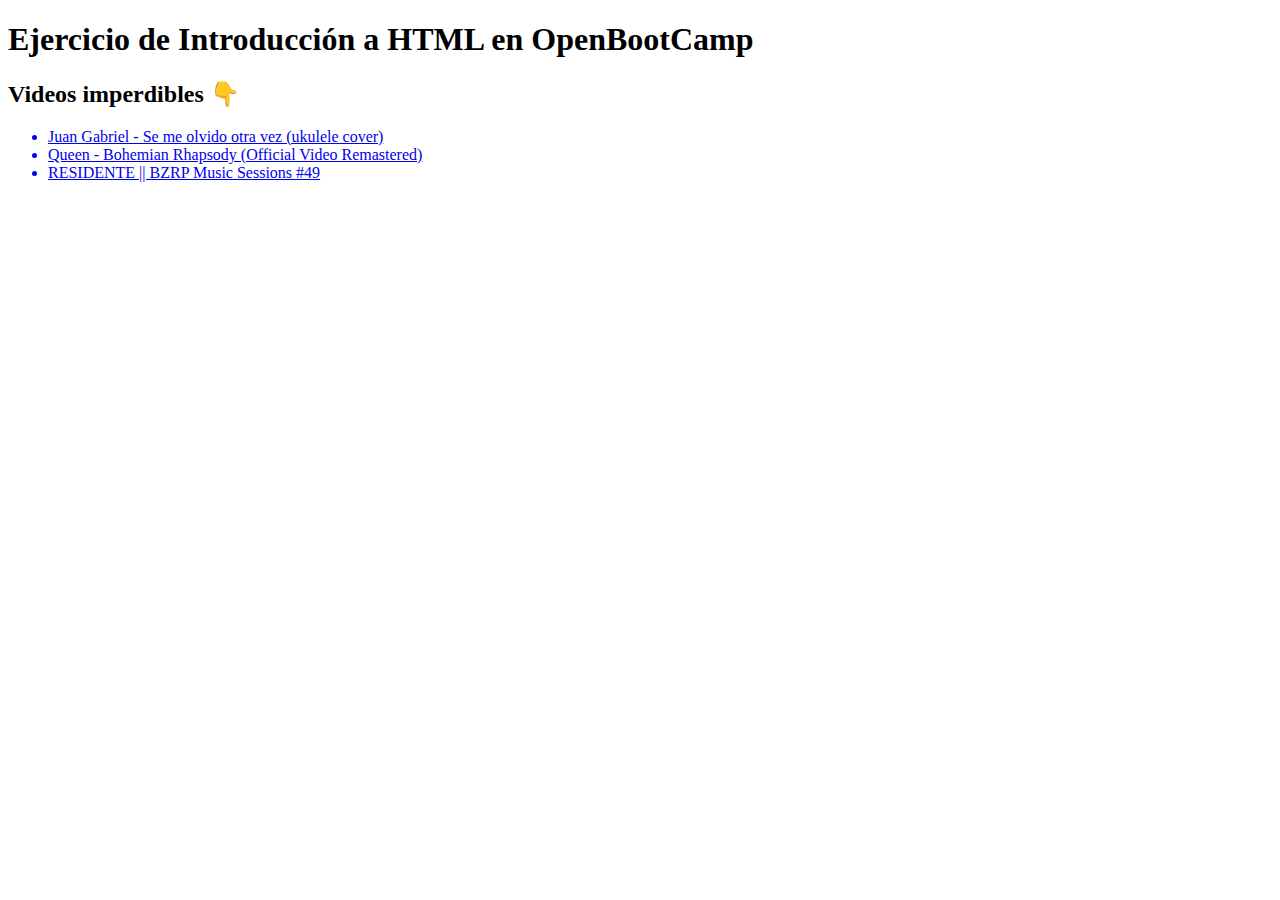
<file: Ejercicio-01/index.html>
<!DOCTYPE html>
<html lang="en">
    <head>
        <meta charset="UTF-8" />
        <meta http-equiv="X-UA-Compatible" content="IE=edge" />
        <meta name="viewport" content="width=device-width, initial-scale=1.0" />
        <title>Ejercicio de Introducción a HTML en OpenBootcamp</title>
    </head>
    <body>
        <!-- Este es mi pret comentario de dos líneas
    Aprendiendo a documentar mo código con OpenBootCamp -->
        <h1>Ejercicio de Introducción a HTML en OpenBootCamp</h1>
        <h2>Videos imperdibles 👇</h2>
        <ul>
            <a href="https://youtu.be/FnCwoJ2eK3E">
                <li>
                    Juan Gabriel - Se me olvido otra vez (ukulele cover)
                </li> </a
            ><a href="https://youtu.be/fJ9rUzIMcZQ">
                <li>
                    Queen - Bohemian Rhapsody (Official Video Remastered)
                </li> </a
            ><a href="https://youtu.be/HO73gUhiYe0">
                <li>RESIDENTE || BZRP Music Sessions #49</li>
            </a>
        </ul>
    </body>
</html>
</file>
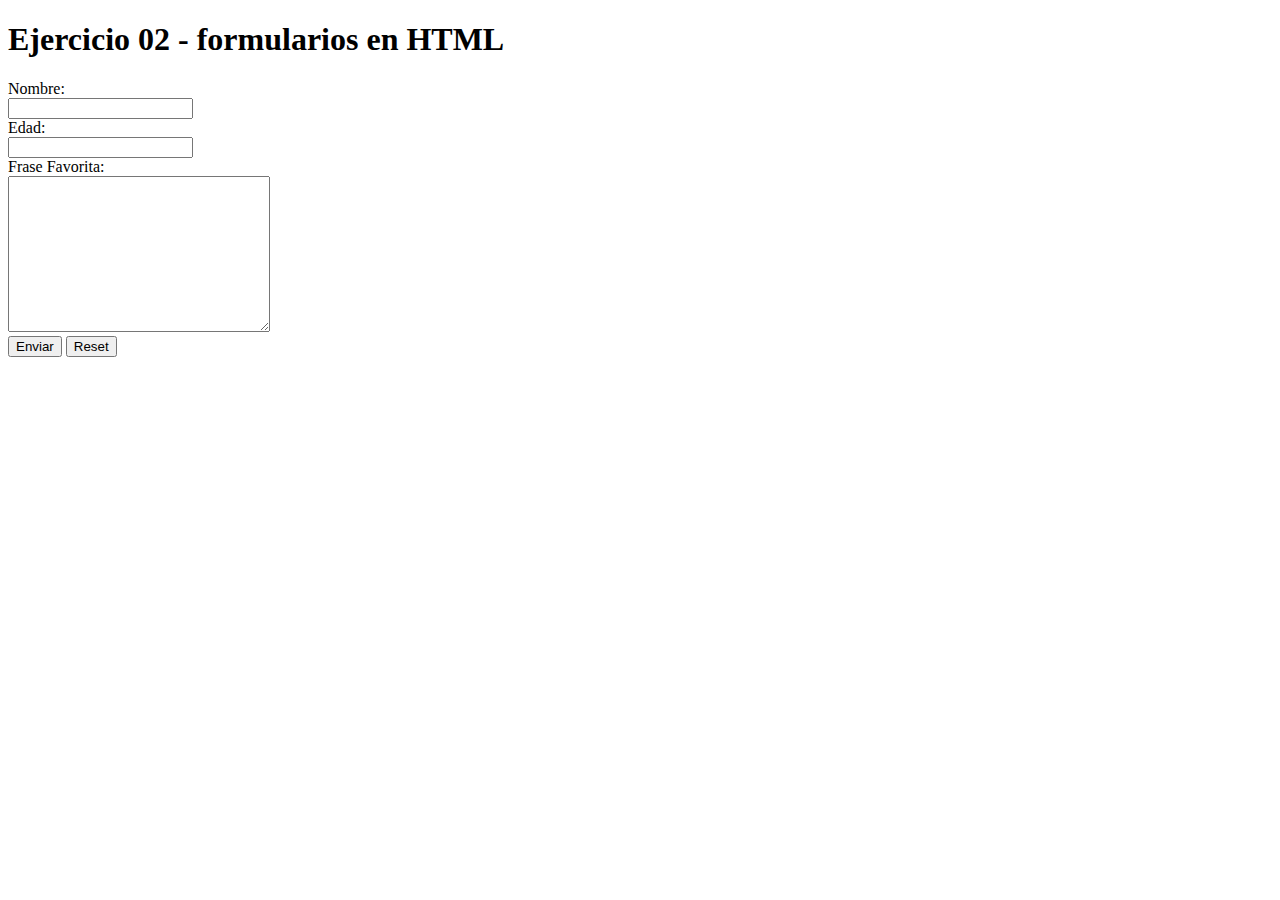
<file: Ejercicio-02/index.html>
<!DOCTYPE html>
<html lang="en">
    <head>
        <meta charset="UTF-8" />
        <meta http-equiv="X-UA-Compatible" content="IE=edge" />
        <meta name="viewport" content="width=device-width, initial-scale=1.0" />
        <title>Ejercicio 02 - Formularios en HTML</title>
    </head>
    <body>
        <h1>Ejercicio 02 - formularios en HTML</h1>
        <form action="/" method="get">
            <label for="nombre">Nombre:</label>
            <br />
            <input type="text" name="nombre" id="nombre" />
            <br />
            <label for="edad">Edad:</label>
            <br />
            <input type="number" name="edad" id="edad" />
            <br />
            <label for="fraseFavorita">Frase Favorita:</label>
            <br />
            <textarea
                name="frase-favorita"
                id="fraseFavorita"
                cols="30"
                rows="10"
            ></textarea>
            <br />
            <input type="submit" value="Enviar" />
            <input type="reset" value="Reset" />
        </form>
    </body>
</html>
</file>
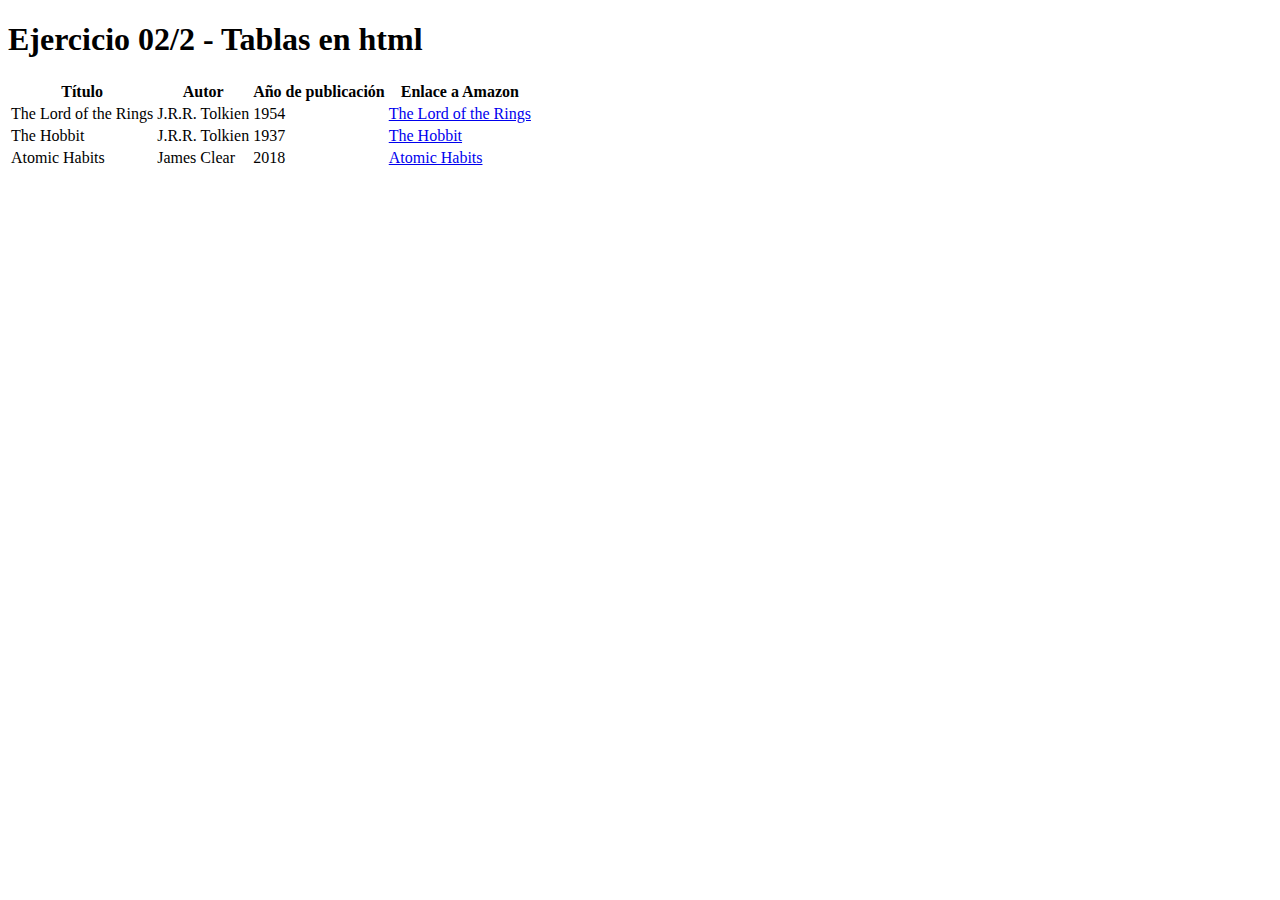
<file: Ejercicio-03/index.html>
<!DOCTYPE html>
<html lang="en">
    <head>
        <meta charset="UTF-8" />
        <meta http-equiv="X-UA-Compatible" content="IE=edge" />
        <meta name="viewport" content="width=device-width, initial-scale=1.0" />
        <title>Ejercicio 02/2 - Tablas en html</title>
    </head>
    <body>
        <h1>Ejercicio 02/2 - Tablas en html</h1>
        <table>
            <thead>
                <tr>
                    <th>Título</th>
                    <th>Autor</th>
                    <th>Año de publicación</th>
                    <th>Enlace a Amazon</th>
                </tr>
            </thead>
            <tbody>
                <tr>
                    <td>The Lord of the Rings</td>
                    <td>J.R.R. Tolkien</td>
                    <td>1954</td>
                    <td>
                        <a
                            href="http://www.amazon.es/s?_encoding=UTF-8&camp=35337&creative=239115&index=books&linkCode=ur2&linkId=b6c6f8f8f8f8f8f8&marketplace=amazon&search-type=ss&tag=diegojuan-21&url=search-alias%3Dstripbooks&field-keywords=the+lord+of+the+rings"
                            >The Lord of the Rings</a
                        >
                    </td>
                </tr>
                <tr>
                    <td>The Hobbit</td>
                    <td>J.R.R. Tolkien</td>
                    <td>1937</td>
                    <td>
                        <a
                            href="http://www.amazon.es/s?_encoding=UTF-8&camp=35337&creative=239115&index=books&linkCode=ur2&linkId=b6c6f8f8f8f8f8f8&marketplace=amazon&search-type=ss&tag=diegojuan-21&url=search-alias%3Dstripbooks&field-keywords=the+hobbit"
                            >The Hobbit</a
                        >
                    </td>
                </tr>
                <tr>
                    <td>Atomic Habits</td>
                    <td>James Clear</td>
                    <td>2018</td>
                    <td>
                        <a
                            href="https://www.amazon.es/Atomic-Habits-Proven-Build-Break/dp/0735211299/ref=sr_1_2?keywords=habitos+atomicos&qid=1656016861&sprefix=habitos+%2Caps%2C259&sr=8-2"
                            >Atomic Habits</a
                        >
                    </td>
                </tr>
            </tbody>
        </table>
    </body>
</html>
</file>
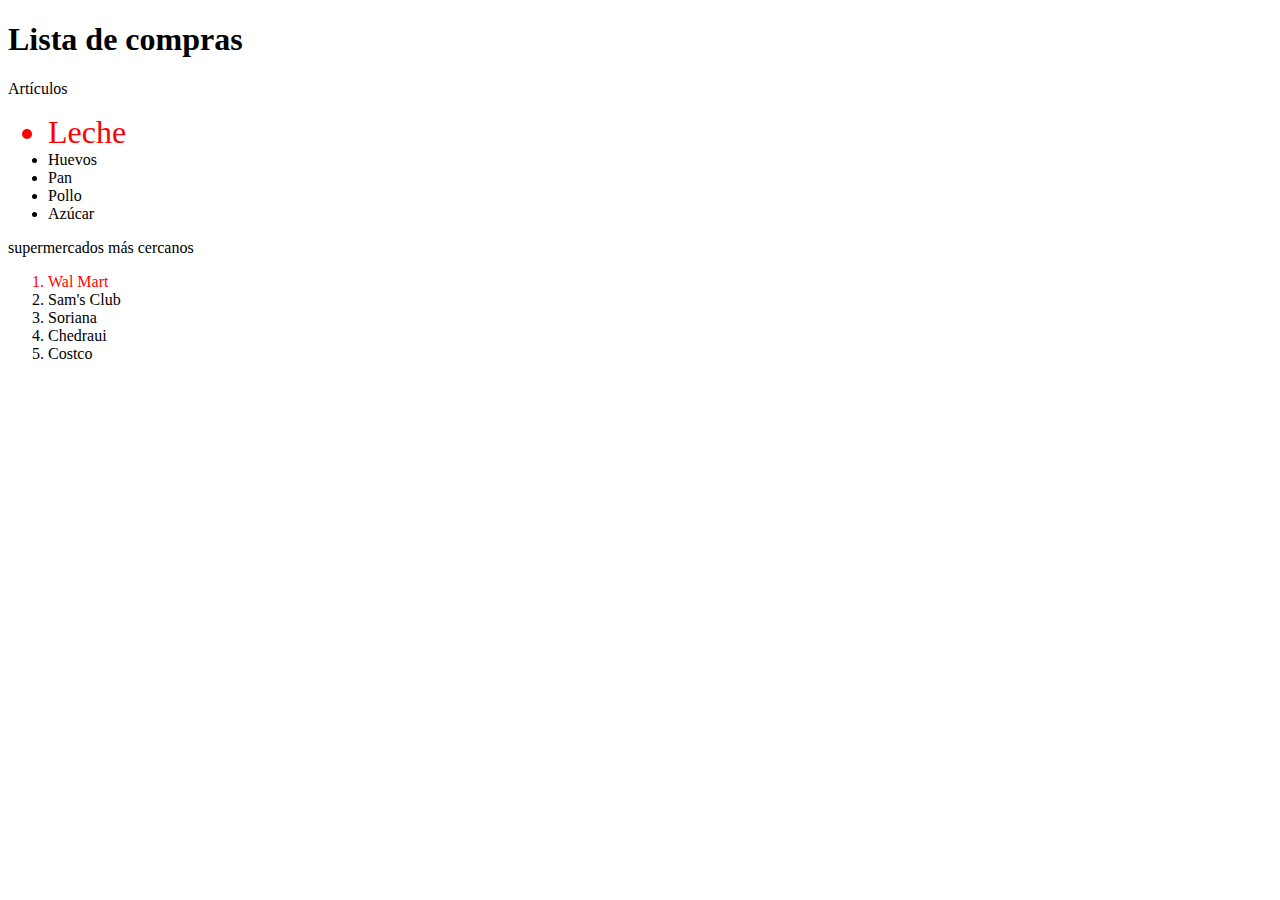
<file: Ejercicio-05/index.html>
<!DOCTYPE html>
<html lang="en">
    <head>
        <meta charset="UTF-8" />
        <meta http-equiv="X-UA-Compatible" content="IE=edge" />
        <meta name="viewport" content="width=device-width, initial-scale=1.0" />
        <link rel="stylesheet" href="./style.css" />
        <title>Ganando precisión con los los selectores en CSS</title>
    </head>
    <body>
        <section>
            <h1 id="titulo" class="encabezado">Lista de compras</h1>
            <p>Artículos</p>
            <ul id="lista" class="lista">
                <li class="elemento1">Leche</li>
                <li class="elemento2">Huevos</li>
                <li class="elemento3">Pan</li>
                <li class="elemento4">Pollo</li>
                <li class="elemento5">Azúcar</li>
            </ul>
            <p>supermercados más cercanos</p>
            <ol>
                <li class="elemento1">Wal Mart</li>
                <li class="elemento2">Sam's Club</li>
                <li class="elemento3">Soriana</li>
                <li class="elemento4">Chedraui</li>
                <li class="elemento5">Costco</li>
            </ol>
        </section>
    </body>
</html>
</file>
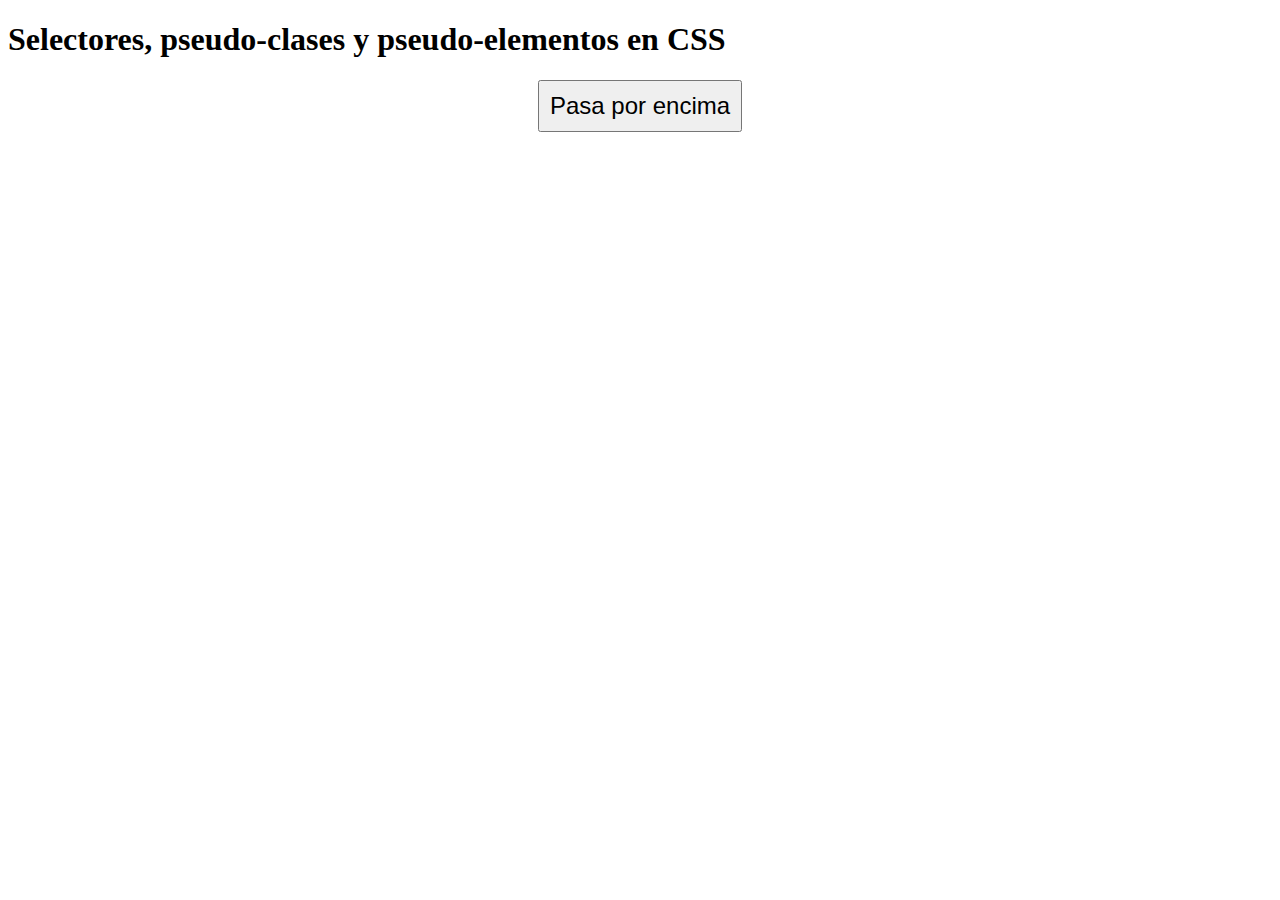
<file: Ejercicio-07/index.html>
<!DOCTYPE html>
<html lang="en">
    <head>
        <meta charset="UTF-8" />
        <meta http-equiv="X-UA-Compatible" content="IE=edge" />
        <meta name="viewport" content="width=device-width, initial-scale=1.0" />
        <link rel="stylesheet" href="./style.css" />
        <title>Selectores, pseudo-clases y pseudo-elementos en CSS</title>
    </head>
    <body>
        <h1>Selectores, pseudo-clases y pseudo-elementos en CSS</h1>
        <button></button>
    </body>
</html>
</file>
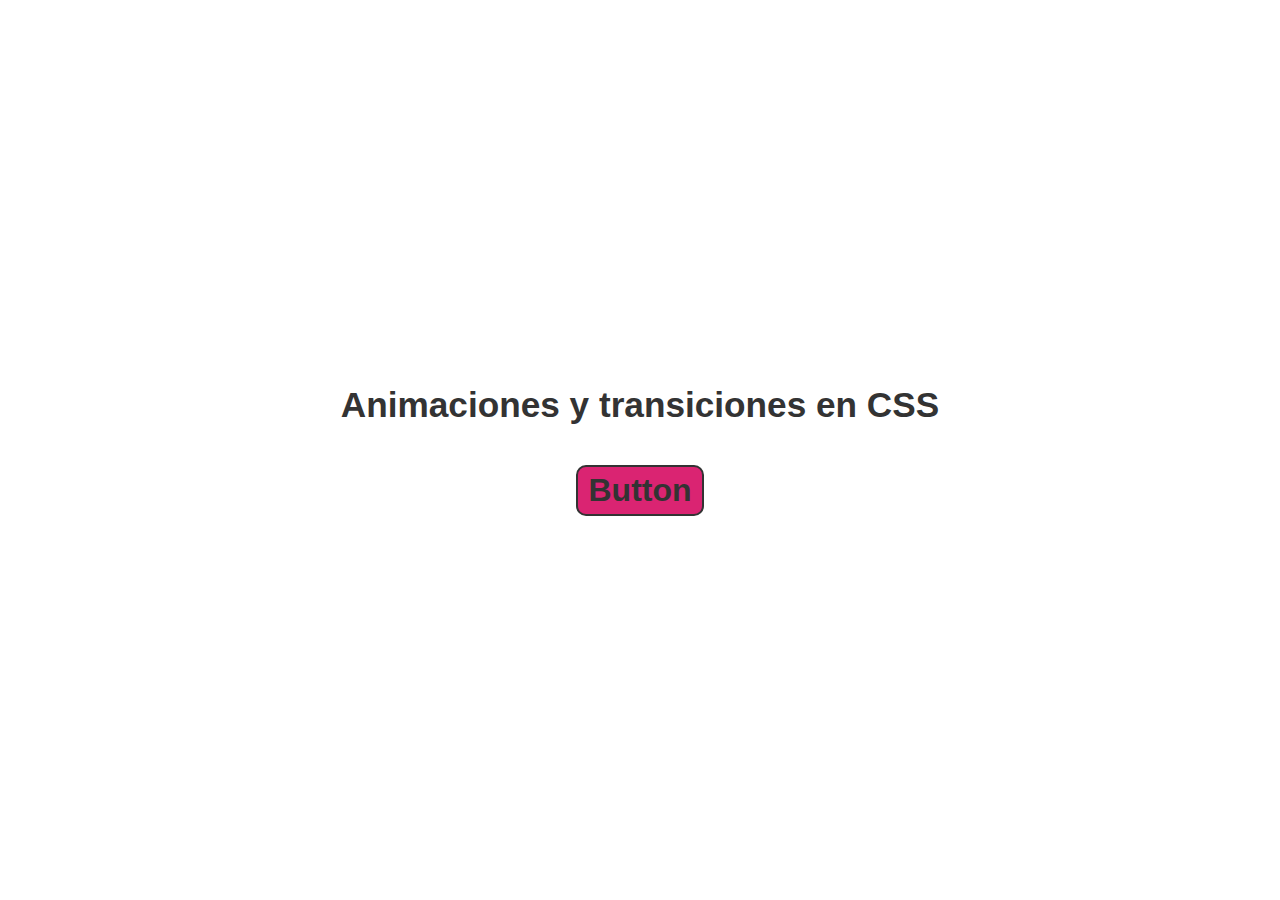
<file: Ejercicio-10/index.html>
<!DOCTYPE html>
<html lang="en">
    <head>
        <meta charset="UTF-8" />
        <meta http-equiv="X-UA-Compatible" content="IE=edge" />
        <meta name="viewport" content="width=device-width, initial-scale=1.0" />
        <link rel="stylesheet" href="./style.css" />
        <title>Animaciones y transiciones en CSS</title>
    </head>
    <body>
        <h1>Animaciones y transiciones en CSS</h1>
        <button class="btn-modern">Button</button>
    </body>
</html>
</file>
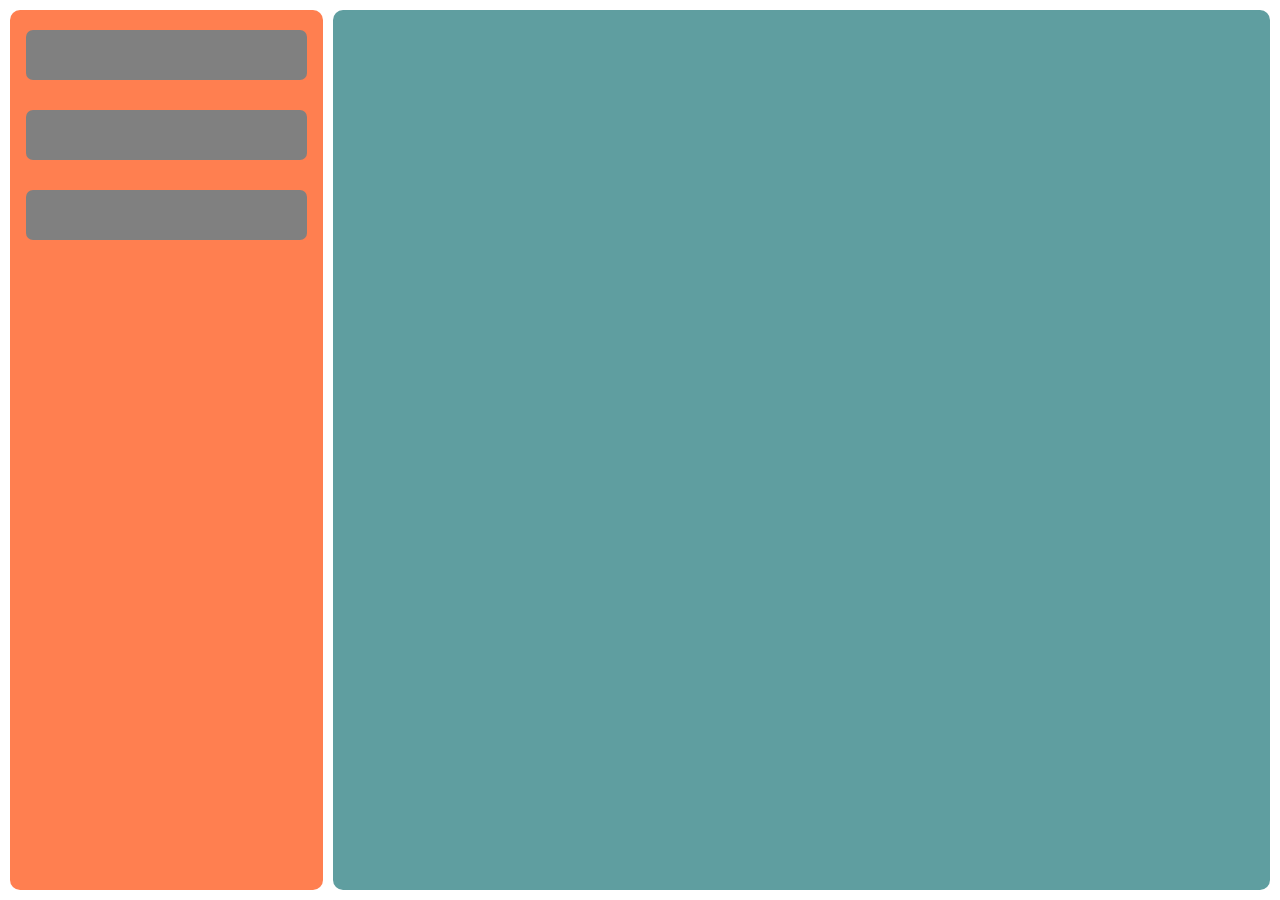
<file: Ejercicio-11/index.html>
<!DOCTYPE html>
<html lang="en">
    <head>
        <meta charset="UTF-8" />
        <meta http-equiv="X-UA-Compatible" content="IE=edge" />
        <meta name="viewport" content="width=device-width, initial-scale=1.0" />
        <link rel="stylesheet" href="./style.css" />
        <title>Diseño responsivo con CSS</title>
    </head>
    <body>
        <div class="left-side">
            <div class="element"></div>
            <div class="element"></div>
            <div class="element"></div>
        </div>
        <div class="right-side"></div>
    </body>
</html>
</file>
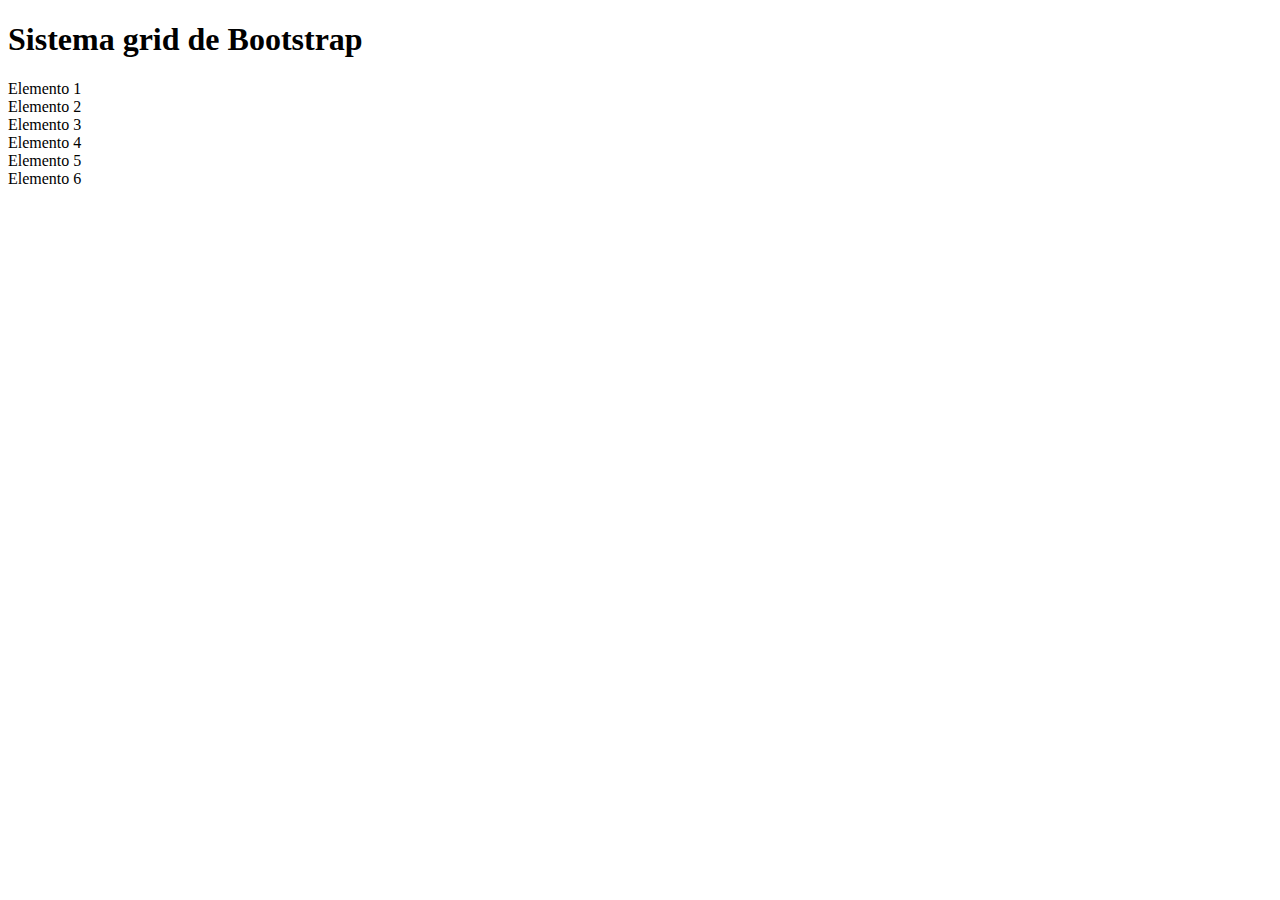
<file: Ejercicio-12/index.html>
<!DOCTYPE html>
<html lang="en">
    <head>
        <meta charset="UTF-8" />
        <meta http-equiv="X-UA-Compatible" content="IE=edge" />
        <meta name="viewport" content="width=device-width, initial-scale=1.0" />
        <link
            href="https://cdn.jsdelivr.net/npm/bootstrap@5.2.0-beta1/dist/css/bootstrap.min.css"
            rel="stylesheet"
            integrity="sha384-0evHe/X+R7YkIZDRvuzKMRqM+OrBnVFBL6DOitfPri4tjfHxaWutUpFmBp4vmVor"
            crossorigin="anonymous"
        />
        <title>Sistema grid de Bootstrap</title>
    </head>
    <body>
        <h1 class="fw-bolder fs-1 text-wrap text-center">
            Sistema grid de Bootstrap
        </h1>
        <div class="container-fluid">
            <div class="row gy-2">
                <div
                    class="col-12 col-sm-6 col-md-4 col-lg-3 col-xl-2 text-bg-success"
                >
                    Elemento 1
                </div>
                <div
                    class="col-12 col-sm-6 col-md-4 col-lg-3 col-xl-2 text-bg-success"
                >
                    Elemento 2
                </div>
                <div
                    class="col-12 col-sm-6 col-md-4 col-lg-3 col-xl-2 text-bg-success"
                >
                    Elemento 3
                </div>
                <div
                    class="col-12 col-sm-6 col-md-4 col-lg-3 col-xl-2 text-bg-success"
                >
                    Elemento 4
                </div>
                <div
                    class="col-12 col-sm-6 col-md-4 col-lg-3 col-xl-2 text-bg-success"
                >
                    Elemento 5
                </div>
                <div
                    class="col-12 col-sm-6 col-md-4 col-lg-3 col-xl-2 text-bg-success"
                >
                    Elemento 6
                </div>
            </div>
        </div>

        <script
            src="https://cdn.jsdelivr.net/npm/bootstrap@5.2.0-beta1/dist/js/bootstrap.bundle.min.js"
            integrity="sha384-pprn3073KE6tl6bjs2QrFaJGz5/SUsLqktiwsUTF55Jfv3qYSDhgCecCxMW52nD2"
            crossorigin="anonymous"
        ></script>
    </body>
</html>
</file>
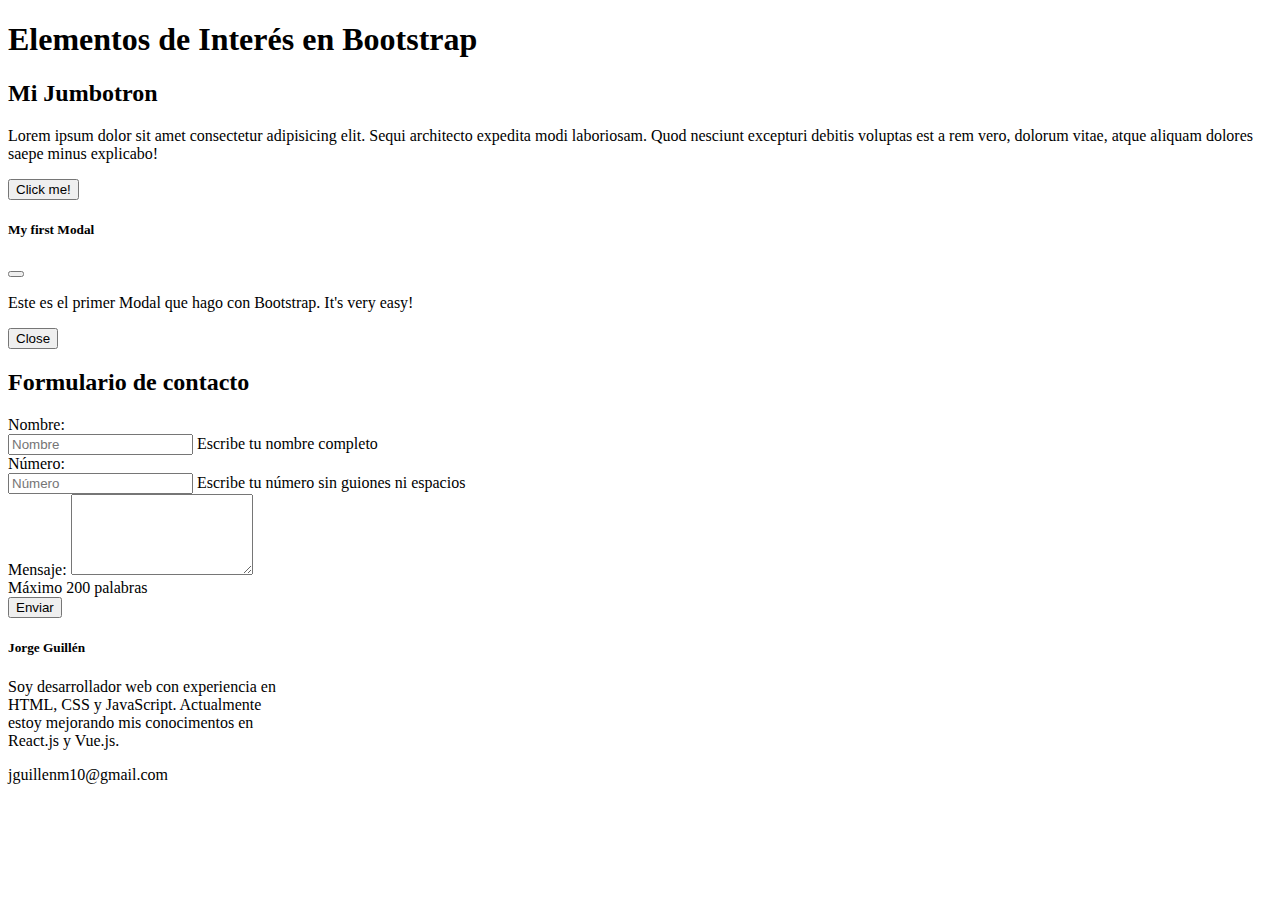
<file: Ejercicio-13/index.html>
<!DOCTYPE html>
<html lang="en">
    <head>
        <meta charset="UTF-8" />
        <meta http-equiv="X-UA-Compatible" content="IE=edge" />
        <meta name="viewport" content="width=device-width, initial-scale=1.0" />
        <link
            href="https://cdn.jsdelivr.net/npm/bootstrap@5.2.0-beta1/dist/css/bootstrap.min.css"
            rel="stylesheet"
            integrity="sha384-0evHe/X+R7YkIZDRvuzKMRqM+OrBnVFBL6DOitfPri4tjfHxaWutUpFmBp4vmVor"
            crossorigin="anonymous"
        />
        <title>Elemento de Interés en Bootstrap</title>
    </head>
    <body>
        <main>
            <h1 class="my-5 text-center fw-bolder">
                Elementos de Interés en Bootstrap
            </h1>
            <section class="container">
                <h2 class="h2 fw-bold">Mi Jumbotron</h2>
                <p class="col-md-6">
                    Lorem ipsum dolor sit amet consectetur adipisicing elit.
                    Sequi architecto expedita modi laboriosam. Quod nesciunt
                    excepturi debitis voluptas est a rem vero, dolorum vitae,
                    atque aliquam dolores saepe minus explicabo!
                </p>
                <button
                    type="button"
                    class="btn bg-primary text-bg-success"
                    data-bs-toggle="modal"
                    data-bs-target="#myModal"
                >
                    Click me!
                </button>
                <div
                    class="modal fade"
                    id="myModal"
                    data-bs-backdrop="static"
                    tabindex="-1"
                >
                    <div class="modal-dialog modal-dialog-centered">
                        <div class="modal-content">
                            <div class="modal-header">
                                <h5 class="modal-title">My first Modal</h5>
                                <button
                                    type="button"
                                    class="btn-close"
                                    data-bs-dismiss="modal"
                                    aria-label="Close"
                                ></button>
                            </div>
                            <div class="modal-body">
                                <p>
                                    Este es el primer Modal que hago con
                                    Bootstrap. It's very easy!
                                </p>
                            </div>
                            <div class="modal-footer">
                                <button
                                    type="button"
                                    class="btn btn-primary"
                                    data-bs-dismiss="modal"
                                >
                                    Close
                                </button>
                            </div>
                        </div>
                    </div>
                </div>
            </section>

            <section class="container my-5">
                <form action="">
                    <h2 class="h2 fw-bold">Formulario de contacto</h2>
                    <label for="name" class="form-label">Nombre:</label>
                    <div class="form-floating mb-3">
                        <input
                            type="text"
                            name="name"
                            id="name"
                            class="form-control"
                            placeholder="Nombre"
                        />
                        <label class="form-text"
                            >Escribe tu nombre completo</label
                        >
                    </div>

                    <label for="phone" class="form-label">Número:</label>
                    <div class="form-floating mb-3">
                        <input
                            type="number"
                            name="phone"
                            id="phone"
                            class="form-control"
                            placeholder="Número"
                        />
                        <label class="form-text">
                            Escribe tu número sin guiones ni espacios
                        </label>
                    </div>
                    <label for="message" class="form-label">Mensaje:</label>
                    <textarea
                        name="message"
                        id="message"
                        class="form-control"
                        rows="5"
                    ></textarea>
                    <div class="form-text">Máximo 200 palabras</div>
                    <button type="submit" class="btn btn-primary my-3">
                        Enviar
                    </button>
                </form>
            </section>

            <section class="container my-5 d-flex justify-content-center">
                <div class="card" style="width: 18rem">
                    <div class="card-header">
                        <h5 class="m-0 fw-bold">Jorge Guillén</h5>
                    </div>
                    <div class="card-body">
                        <p class="card-text">
                            Soy desarrollador web con experiencia en HTML, CSS y
                            JavaScript. Actualmente estoy mejorando mis
                            conocimentos en React.js y Vue.js.
                        </p>
                    </div>
                    <div class="card-footer">jguillenm10@gmail.com</div>
                </div>
            </section>
        </main>
        <footer>
            <script
                src="https://cdn.jsdelivr.net/npm/bootstrap@5.2.0-beta1/dist/js/bootstrap.bundle.min.js"
                integrity="sha384-pprn3073KE6tl6bjs2QrFaJGz5/SUsLqktiwsUTF55Jfv3qYSDhgCecCxMW52nD2"
                crossorigin="anonymous"
            ></script>
        </footer>
    </body>
</html>
</file>
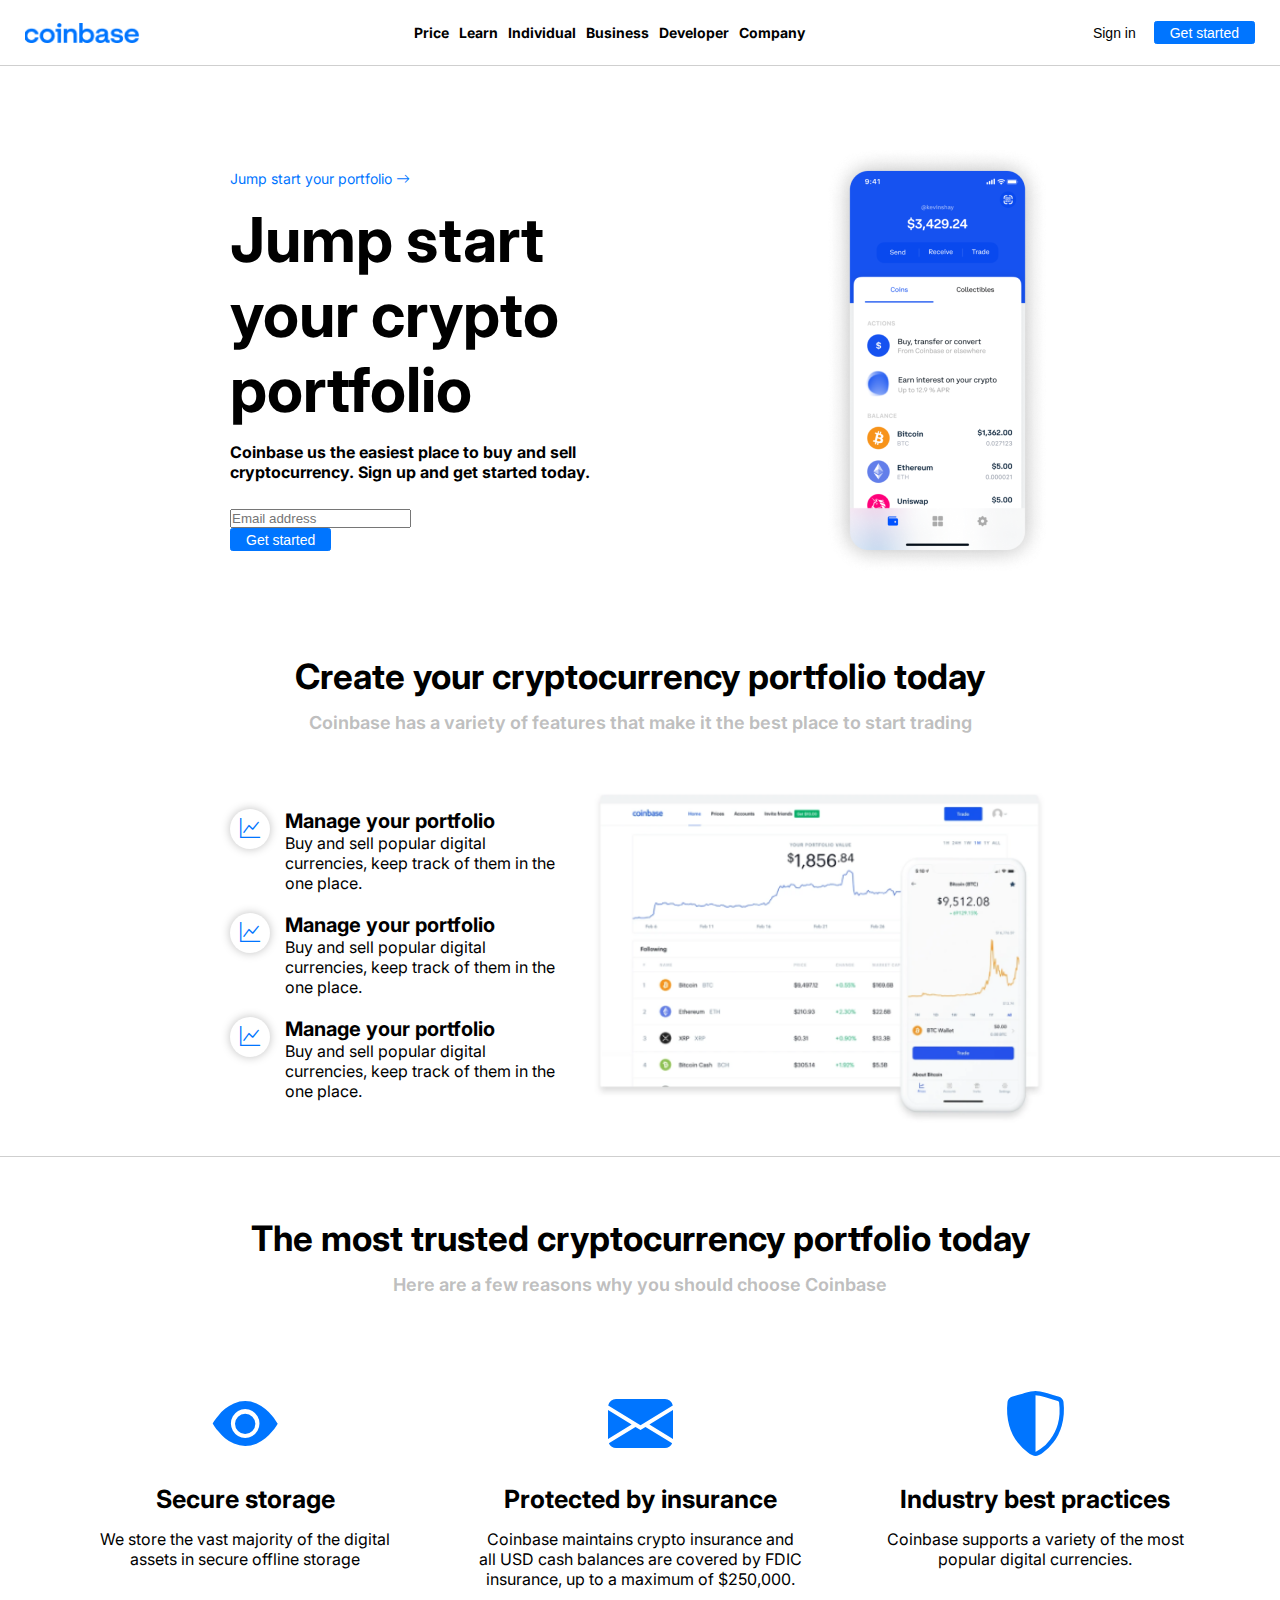
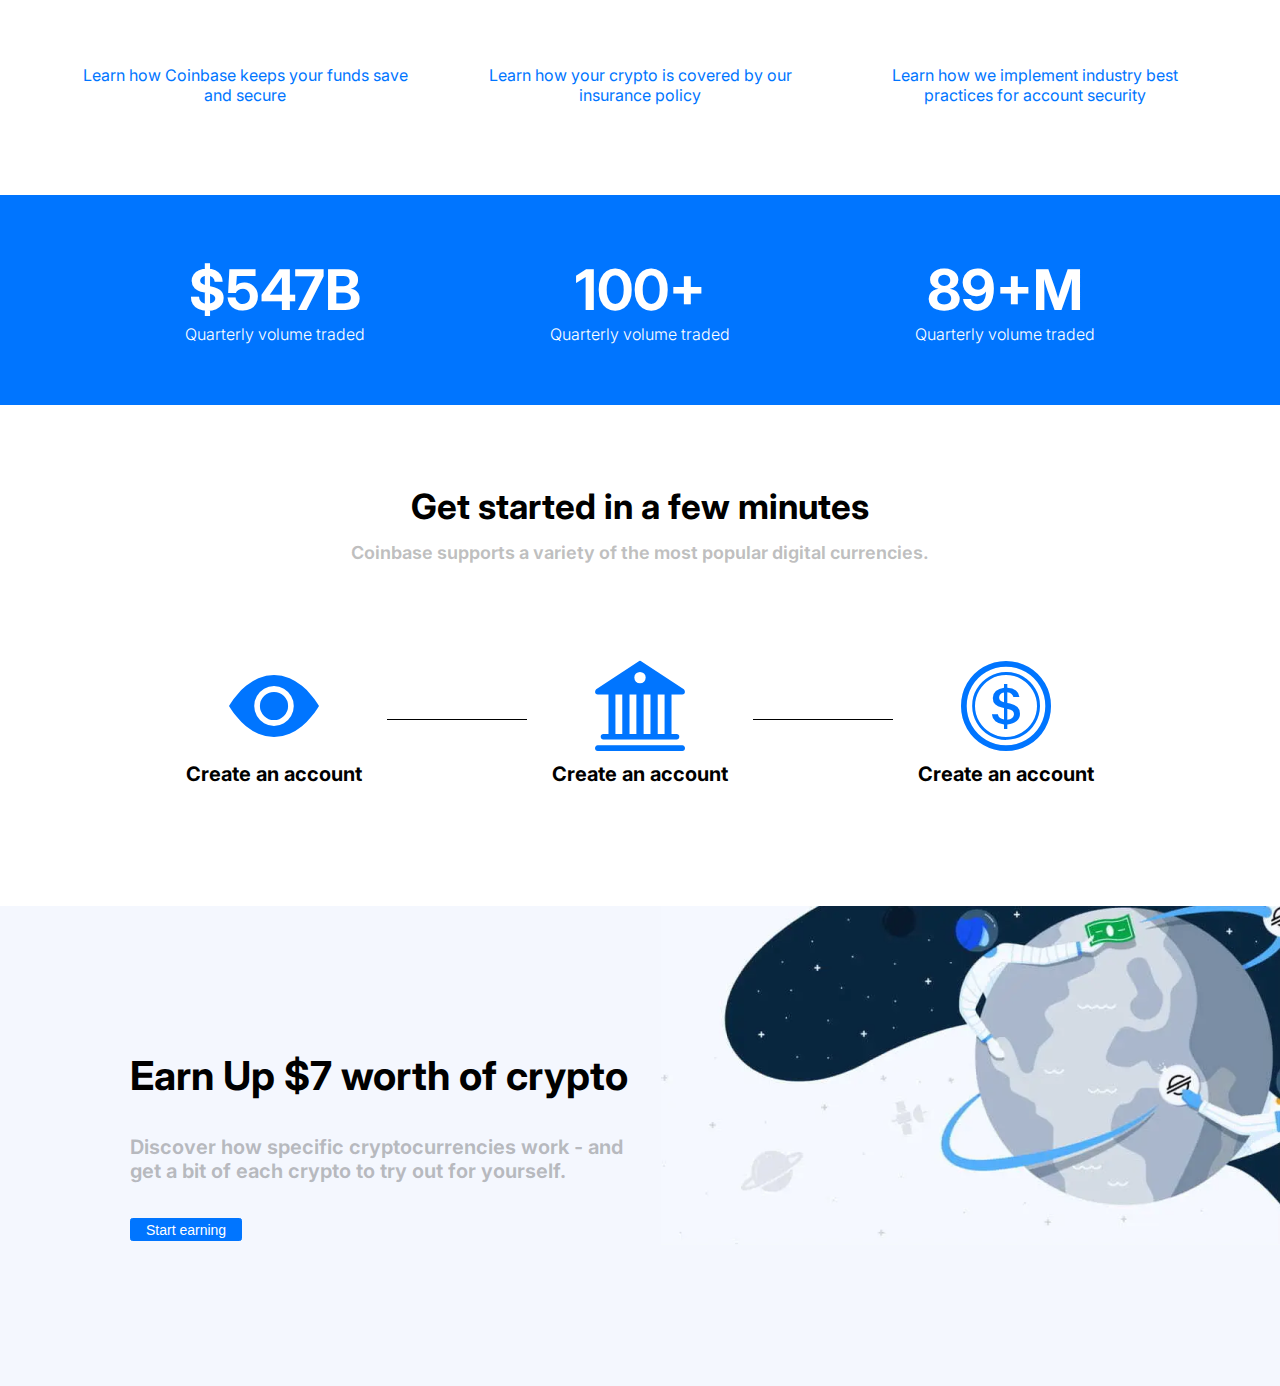
<file: Proyecto-final/html/index.html>
<!DOCTYPE html>
<html lang="en">
    <head>
        <meta charset="UTF-8" />
        <meta http-equiv="X-UA-Compatible" content="IE=edge" />
        <meta name="viewport" content="width=device-width, initial-scale=1.0" />
        <link
            href="https://cdn.jsdelivr.net/npm/bootstrap@5.2.0/dist/css/bootstrap.min.css"
            rel="stylesheet"
            integrity="sha384-gH2yIJqKdNHPEq0n4Mqa/HGKIhSkIHeL5AyhkYV8i59U5AR6csBvApHHNl/vI1Bx"
            crossorigin="anonymous"
        />
        <link
            rel="stylesheet"
            href="https://cdn.jsdelivr.net/npm/bootstrap-icons@1.9.1/font/bootstrap-icons.css"
        />
        <link rel="stylesheet" href="./../css/styles.css" />
        <title>Proyecto final</title>
    </head>
    <body>
        <header>
            <nav>
                <img
                    src="./../img/iconbase-logo.png"
                    alt="coinbase-logo"
                    class="logo"
                />
                <ul class="main-menu d-none d-md-flex">
                    <li><a href="#">Price</a></li>
                    <li><a href="#">Learn</a></li>
                    <li><a href="#">Individual</a></li>
                    <li><a href="#">Business</a></li>
                    <li><a href="#">Developer</a></li>
                    <li><a href="#">Company</a></li>
                </ul>

                <div class="login">
                    <button class="btn-sec">Sign in</button>
                    <button class="btn-main">Get started</button>
                </div>
            </nav>
        </header>

        <section class="sec-home">
            <div class="info">
                <a href="#"
                    >Jump start your portfolio
                    <span><i class="bi bi-arrow-right"></i></span
                ></a>
                <h1>Jump start your crypto portfolio</h1>
                <p>
                    Coinbase us the easiest place to buy and sell
                    cryptocurrency. Sign up and get started today.
                </p>
                <div class="row align-items-center">
                    <div class="col-8">
                        <input
                            class="form-control form-control-lg"
                            type="text"
                            name=""
                            id=""
                            placeholder="Email address"
                        />
                    </div>
                    <div class="col-auto">
                        <button class="btn-main">Get started</button>
                    </div>
                </div>
            </div>
            <img
                src="./../img/Wallet-phone.png"
                alt="wallet mockup"
                class="d-none d-md-block"
            />
        </section>

        <section class="section sec-features">
            <h2 class="title">Create your cryptocurrency portfolio today</h2>
            <p class="subtitle">
                Coinbase has a variety of features that make it the best place
                to start trading
            </p>
            <div class="content">
                <div class="content--info">
                    <div class="item">
                        <div class="icon-sm">
                            <i class="bi bi-graph-up"></i>
                        </div>
                        <div class="text">
                            <h5>Manage your portfolio</h5>
                            <p>
                                Buy and sell popular digital currencies, keep
                                track of them in the one place.
                            </p>
                        </div>
                    </div>
                    <div class="item">
                        <div class="icon-sm">
                            <i class="bi bi-graph-up"></i>
                        </div>
                        <div class="text">
                            <h5>Manage your portfolio</h5>
                            <p>
                                Buy and sell popular digital currencies, keep
                                track of them in the one place.
                            </p>
                        </div>
                    </div>
                    <div class="item">
                        <div class="icon-sm">
                            <i class="bi bi-graph-up"></i>
                        </div>
                        <div class="text">
                            <h5>Manage your portfolio</h5>
                            <p>
                                Buy and sell popular digital currencies, keep
                                track of them in the one place.
                            </p>
                        </div>
                    </div>
                </div>
                <div class="content--img d-none d-md-block">
                    <img src="./../img/Chart.png" alt="wallet mockup" />
                </div>
            </div>
        </section>

        <section class="section sec-benefits">
            <h2 class="title">
                The most trusted cryptocurrency portfolio today
            </h2>
            <p class="subtitle">
                Here are a few reasons why you should choose Coinbase
            </p>
            <div class="features-list">
                <div class="feature">
                    <i class="bi bi-eye-fill"></i>
                    <h4>Secure storage</h4>
                    <p>
                        We store the vast majority of the digital assets in
                        secure offline storage
                    </p>
                    <a href="#"
                        >Learn how Coinbase keeps your funds save and secure</a
                    >
                </div>
                <div class="feature">
                    <i class="bi bi-envelope-fill"></i>
                    <h4>Protected by insurance</h4>
                    <p>
                        Coinbase maintains crypto insurance and all USD cash
                        balances are covered by FDIC insurance, up to a maximum
                        of $250,000.
                    </p>
                    <a href="#"
                        >Learn how your crypto is covered by our insurance
                        policy</a
                    >
                </div>
                <div class="feature">
                    <i class="bi bi-shield-shaded"></i>
                    <h4>Industry best practices</h4>
                    <p>
                        Coinbase supports a variety of the most popular digital
                        currencies.
                    </p>
                    <a href="#"
                        >Learn how we implement industry best practices for
                        account security</a
                    >
                </div>
            </div>
        </section>

        <section class="sec-kpis">
            <div>
                <h4>$547B</h4>
                <p>Quarterly volume traded</p>
            </div>
            <div>
                <h4>100+</h4>
                <p>Quarterly volume traded</p>
            </div>
            <div>
                <h4>89+M</h4>
                <p>Quarterly volume traded</p>
            </div>
        </section>

        <section class="section sec-onboarding">
            <h2 class="title">Get started in a few minutes</h2>
            <p class="subtitle">
                Coinbase supports a variety of the most popular digital
                currencies.
            </p>
            <div class="steps">
                <div class="icon-desc">
                    <i class="bi bi-eye-fill"></i>
                    <p>Create an account</p>
                </div>
                <div class="separator d-none d-md-block"></div>
                <div class="icon-desc">
                    <i class="bi bi-bank2"></i>
                    <p>Create an account</p>
                </div>
                <div class="separator d-none d-md-block"></div>
                <div class="icon-desc">
                    <i class="bi bi-coin"></i>
                    <p>Create an account</p>
                </div>
            </div>
        </section>

        <section class="sec-cta">
            <div class="sec-cta--info">
                <h3>Earn Up $7 worth of crypto</h3>
                <p>
                    Discover how specific cryptocurrencies work - and get a bit
                    of each crypto to try out for yourself.
                </p>
                <button class="btn-main">Start earning</button>
            </div>
            <img
                src="./../img/planet-image.png"
                alt="global exchange"
                class="d-none d-lg-block"
            />
            <!-- <div class="sec-cta--image">
            </div> -->
        </section>

        <script
            src="https://cdn.jsdelivr.net/npm/bootstrap@5.2.0/dist/js/bootstrap.bundle.min.js"
            integrity="sha384-A3rJD856KowSb7dwlZdYEkO39Gagi7vIsF0jrRAoQmDKKtQBHUuLZ9AsSv4jD4Xa"
            crossorigin="anonymous"
        ></script>
    </body>
</html>
</file>
<file: Ejercicio-05/style.css>
.elemento1 {
    color: red;
}

ul .elemento1 {
    font-size: 2rem;
}
</file>
<file: Ejercicio-07/style.css>
button {
    display: flex;
    justify-content: center;
    margin: 0 auto;
    padding: 10px;
    font-size: 1.5rem;
}

button::after {
    content: "Pasa por encima";
}

button:hover {
    color: #fff;
    background-color: rgb(8, 121, 43);
}

button:focus::after {
    content: "¡Hecho!";
}
</file>
<file: Ejercicio-10/style.css>
* {
    margin: 0;
    padding: 0;
    box-sizing: border-box;
    font-family: "Roboto", sans-serif;
}

body {
    display: flex;
    flex-direction: column;
    align-items: center;
    justify-content: center;
    gap: 20px;
    height: 100vh;
    width: 100vw;
    color: #333;
}

h1 {
    font-size: 2.2em;
    margin-bottom: 20px;
    text-align: center;
}

.btn-modern {
    padding: 5px 10px;
    border: 2px solid #333;
    font-size: 2rem;
    font-weight: 700;
    border-radius: 10px;
    background-color: #da2472;
    color: #333;
    transition: all 0.4s ease-in-out;
}

.btn-modern:hover {
    transform: translate(0, -5px);
    box-shadow: 0 0 10px rgba(0, 0, 0, 0.5);
    background-color: #333;
    color: #da2472;
    border-color: #da2472;
}
</file>
<file: Ejercicio-11/style.css>
* {
    margin: 0;
    padding: 0;
    box-sizing: border-box;
    font-family: Impact, Haettenschweiler, "Arial Narrow Bold", sans-serif;
}

body {
    display: flex;
    gap: 10px;
    height: 100vh;
    width: 100vw;
    padding: 10px;
}

.left-side {
    display: flex;
    flex-direction: column;
    align-items: center;
    gap: 30px;
    flex-grow: 3;
    padding: 20px 0;
    border-radius: 10px;
    background-color: coral;
}

.element {
    width: 90%;
    height: 50px;
    border-radius: 7px;
    background-color: gray;
}

.right-side {
    background-color: cadetblue;
    flex-grow: 9;
    border-radius: 10px;
}

.title {
    width: 70%;
}

h1 {
    text-align: center;
}

@media (max-width: 600px) {
    body {
        flex-direction: column-reverse;
    }

    .left-side {
        flex-direction: row;
        justify-content: space-evenly;
        gap: 0;
        flex-grow: 0.5;
    }

    .element {
        width: 50px;
    }
}
</file>
<file: Proyecto-final/css/styles.css>
@import url("https://fonts.googleapis.com/css2?family=Inter:wght@300;400;600;700;900&display=swap");
.btn-main, .btn-main-s {
  font-size: 1.4rem;
  padding: 0.25rem 1.5rem;
  border-radius: 0.25rem;
  background-color: #0075ff;
  color: #fff;
  border: 1px solid #0075ff;
}
.btn-main-s {
  font-size: 1.4rem;
  padding: 0.1 rem 1rem;
}
.btn-main:hover, .btn-main-s:hover {
  background-color: #fff;
  color: #0075ff;
}

.btn-sec, .btn-sec-s {
  font-size: 1.4rem;
  padding: 0.25rem 1.5rem;
  border-radius: 0.25rem;
  background-color: transparent;
  color: #000;
  border: none;
}
.btn-sec:hover, .btn-sec-s:hover {
  color: #888;
}
.btn-sec-s {
  font-size: 1.4rem;
  padding: 0.1 rem 1rem;
}

.main-menu {
  display: flex;
  align-items: center;
  gap: 10px;
  font-weight: 700;
  margin: 0;
  padding: 0;
  font-size: 1.4rem;
}
.main-menu li {
  list-style: none;
}
.main-menu li a {
  text-decoration: none;
  color: #000;
}

.section {
  text-align: center;
  padding: 0 20px;
}
.section .title {
  font-size: 3.5rem;
  margin-bottom: 1.5rem;
  font-weight: 700;
}
.section .subtitle {
  font-size: 1.8rem;
  color: rgba(0, 0, 0, 0.2509803922);
  font-weight: 700;
}

.icon-sm {
  display: flex;
  align-items: center;
  justify-content: center;
  width: 4rem;
  height: 4rem;
  border-radius: 50%;
  font-size: 2em;
  box-shadow: 0 0 10px rgba(0, 0, 0, 0.2509803922);
}
.icon-sm i {
  color: #0075ff;
}

.feature {
  position: relative;
  display: flex;
  flex-direction: column;
  align-items: center;
  font-size: 1.6rem;
  min-width: 320px;
  width: 345px;
  height: 320px;
  padding: 0 10px;
  text-align: center;
}
.feature i {
  font-size: 6.5rem;
  color: #0075ff;
  margin-bottom: 20px;
}
.feature h4 {
  font-size: 2.5rem;
  margin-bottom: 15px;
  font-weight: 700;
}
.feature a {
  position: absolute;
  bottom: 0;
  color: #0075ff;
  text-decoration: none;
  padding: 0 10px;
}

.icon-desc {
  display: flex;
  flex-direction: column;
  align-items: center;
}
.icon-desc i {
  font-size: 9rem;
  color: #0075ff;
}
.icon-desc p {
  font-size: 2rem;
  font-weight: 700;
}

* {
  margin: 0;
  padding: 0;
  box-sizing: border-box;
}

html {
  font-size: 62.5%;
}

body {
  font-family: "Inter", sans-serif;
}

header {
  border-bottom: 1px solid rgba(0, 0, 0, 0.1882352941);
  padding: 0 25px;
}
header nav {
  display: flex;
  justify-content: space-between;
  align-items: center;
  height: 65px;
}
header nav .logo {
  height: 20px;
}

.sec-home {
  display: flex;
  justify-content: space-between;
  align-items: center;
  width: 100%;
  max-width: 860px;
  padding: 0 20px;
  margin: 80px auto;
}
.sec-home .info {
  width: 420px;
}
.sec-home .info a {
  display: block;
  text-decoration: none;
  color: #0075ff;
  font-size: 1.4rem;
  margin-bottom: 15px;
}
.sec-home .info a:hover {
  color: rgba(0, 117, 255, 0.5019607843);
}
.sec-home .info h1 {
  font-size: 6.2rem;
  font-weight: 700;
  margin-bottom: 1.5rem;
}
.sec-home .info p {
  font-size: 1.6rem;
  font-weight: 700;
  margin-bottom: 2.7rem;
}

.sec-features {
  border-bottom: 1px solid rgba(0, 0, 0, 0.1882352941);
  margin-bottom: 60px;
}
.sec-features .content {
  display: flex;
  justify-content: center;
  align-items: center;
  gap: 20px;
  width: 100%;
  max-width: 820px;
  margin: 50px auto 10px;
}
.sec-features .content .content--info .item {
  display: flex;
  gap: 15px;
  align-items: flex-start;
  max-width: 380px;
  width: 100%;
  margin-bottom: 20px;
}
.sec-features .content .content--info .item .text {
  flex: 1;
  text-align: left;
}
.sec-features .content .content--info .item .text h5 {
  font-size: 2rem;
  font-weight: 700;
}
.sec-features .content .content--info .item .text p {
  font-size: 1.6rem;
  width: 100%;
}
.sec-features .content .content--img img {
  flex: 1;
  width: 100%;
  max-width: 520px;
}

.sec-benefits .features-list {
  display: flex;
  justify-content: center;
  flex-wrap: wrap;
  gap: 50px;
  margin: 90px 0;
}

.sec-kpis {
  width: 100%;
  min-height: 210px;
  display: flex;
  flex-wrap: wrap;
  align-items: center;
  justify-content: space-evenly;
  background-color: #0075ff;
  color: #fff;
  text-align: center;
}
.sec-kpis h4 {
  font-size: 5.6rem;
  font-weight: 700;
}
.sec-kpis p {
  font-size: 1.6rem;
  font-weight: 300;
}

.sec-onboarding {
  margin: 80px 0 120px;
}
.sec-onboarding .steps {
  display: flex;
  align-items: center;
  justify-content: center;
  flex-wrap: wrap;
  gap: 25px;
  margin-top: 90px;
}
.sec-onboarding .steps .separator {
  width: 100%;
  max-width: 140px;
  height: 1px;
  background-color: #000;
}

.sec-cta {
  display: flex;
  align-items: center;
  justify-content: space-between;
  height: 480px;
  background-color: #f4f7fe;
}
.sec-cta .sec-cta--info {
  display: flex;
  flex-direction: column;
  gap: 35px;
  max-width: 520px;
  margin-left: 130px;
}
.sec-cta .sec-cta--info h3 {
  font-size: 4rem;
  font-weight: 700;
}
.sec-cta .sec-cta--info p {
  font-size: 2rem;
  font-weight: 700;
  color: rgba(0, 0, 0, 0.2509803922);
}
.sec-cta .sec-cta--info button {
  align-self: flex-start;
}
.sec-cta img {
  align-self: flex-start;
}

@media (max-width: 768px) {
  .sec-home {
    justify-content: center;
  }
  .sec-cta {
    justify-content: center;
    padding: 0 20px;
  }
  .sec-cta .sec-cta--info {
    margin-left: 0;
  }
}

/*# sourceMappingURL=styles.css.map */
</file>
